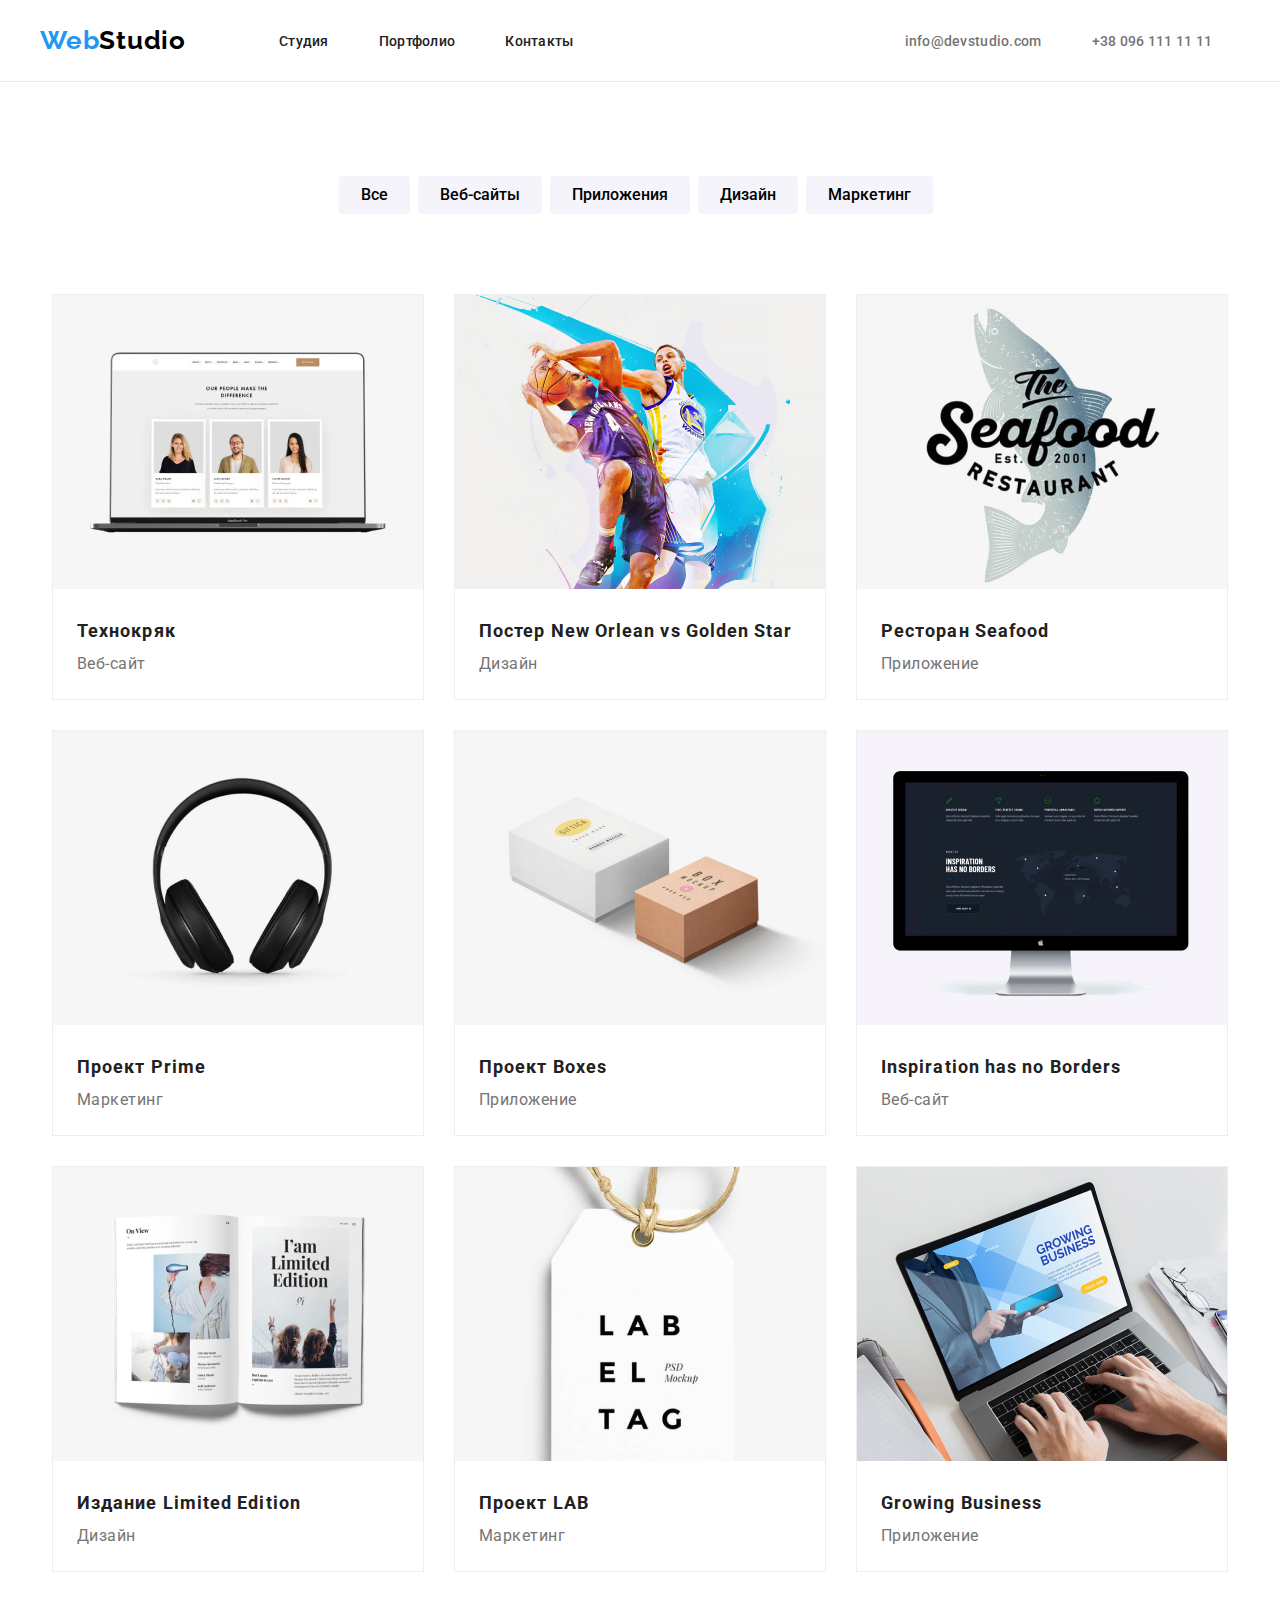
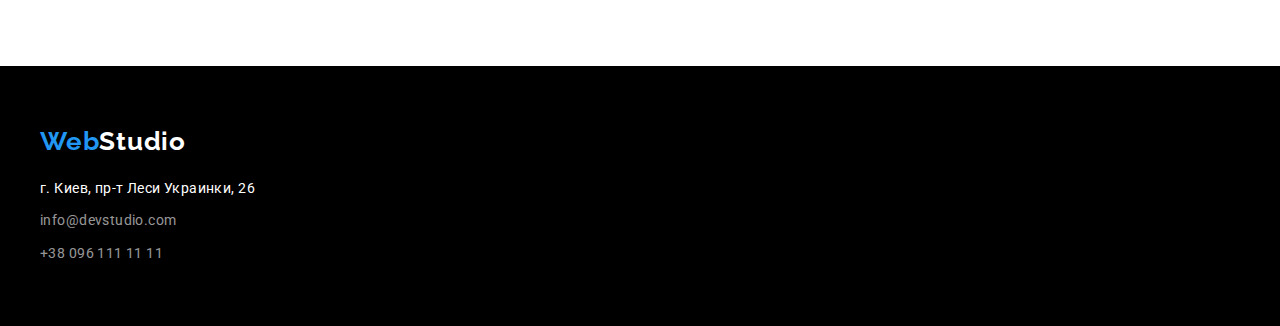
<file: Portfolio/portfolio.html>
<!DOCTYPE html>
<html lang="en">
  <head>
    <meta charset="UTF-8" />
    <meta http-equiv="X-UA-Compatible" content="IE=edge" />
    <meta name="viewport" content="width=device-width, initial-scale=1.0" />
    <title>Портфолио</title>
    <link rel="preconnect" href="https://fonts.googleapis.com" />
    <link rel="preconnect" href="https://fonts.gstatic.com" crossorigin />
    <link
      href="https://fonts.googleapis.com/css2?family=Raleway:wght@700&family=Roboto:wght@400;500;700;900&display=swap"
      rel="stylesheet"
    />
    <link
      rel="stylesheet"
      href="https://cdnjs.cloudflare.com/ajax/libs/modern-normalize/1.1.0/modern-normalize.min.css"
      integrity="sha512-wpPYUAdjBVSE4KJnH1VR1HeZfpl1ub8YT/NKx4PuQ5NmX2tKuGu6U/JRp5y+Y8XG2tV+wKQpNHVUX03MfMFn9Q=="
      crossorigin="anonymous"
      referrerpolicy="no-referrer"
    />
    <link rel="stylesheet" href="./css/style.css" />
  </head>
  <!--Top line-->
  <body>
    <section class="section-header">
      <div class="container">
        <header class="top-line">
          <nav class="header-container">
            <a class="top-line-link" href="https://github.com/"
              ><span class="span">Web</span>Studio</a
            >
            <ul class="top-link">
              <li>
                <a class="link1" href="index.html">Студия</a>
              </li>
              <li><a class="link2" href="">Портфолио</a></li>
              <li><a class="link3" href="">Контакты</a></li>
            </ul>

            <ul class="adress">
              <li>
                <a class="header-mail-link" href="mailto:info@devstudio.com"
                  >info@devstudio.com</a
                >
              </li>
              <li>
                <a class="header-tel-link" href="tel:+380961111111"
                  >+38 096 111 11 11</a
                >
              </li>
            </ul>
          </nav>
        </header>
      </div>
    </section>
    <!--Portfolio-->
    <main>
      <section class="section">
        <div class="container">
          <div class="filters-portfolio">
            <ul class="filters">
              <li>
                <button class="button" type="button">Все</button>
              </li>
              <li>
                <button class="button" type="button">Веб-сайты</button>
              </li>
              <li>
                <button class="button" type="button">Приложения</button>
              </li>
              <li>
                <button class="button" type="button">Дизайн</button>
              </li>
              <li>
                <button class="button" type="button">Маркетинг</button>
              </li>
            </ul>
          </div>

          <ul class="portfolio-img">
            <li class="container1">
              <img src="img/img(1).jpg" alt="ноутбук" />
              <div class="title">
                <h3 class="title-container">Технокряк</h3>
                <p class="name">Веб-сайт</p>
              </div>
            </li>
            <li class="container2">
              <img src="img/img.jpg" alt="игра-в-баскетбол" />
              <div class="title">
                <h3 class="title-container">
                  Постер New Orlean vs Golden Star
                </h3>
                <p class="name">Дизайн</p>
              </div>
            </li>
            <li class="container3">
              <img src="img/img(2).jpg" alt="логотип-ресторана" />
              <div class="title">
                <h3 class="title-container">Ресторан Seafood</h3>
                <p class="name">Приложение</p>
              </div>
            </li>
            <li class="container4">
              <img src="img/img(3).jpg" alt="наушники" />
              <div class="title">
                <h3 class="title-container">Проект Prime</h3>
                <p class="name">Маркетинг</p>
              </div>
            </li>
            <li class="container5">
              <img src="img/img(4).jpg" alt="коробки" />
              <div class="title">
                <h3 class="title-container">Проект Boxes</h3>
                <p class="name">Приложение</p>
              </div>
            </li>
            <li class="container6">
              <img src="img/img(5).jpg" alt="монитор" />
              <div class="title">
                <h3 class="title-container">Inspiration has no Borders</h3>
                <p class="name">Веб-сайт</p>
              </div>
            </li>
            <li class="container7">
              <img src="img/img(6).jpg" alt="книжка" />
              <div class="title">
                <h3 class="title-container">Издание Limited Edition</h3>
                <p class="name">Дизайн</p>
              </div>
            </li>
            <li class="container8">
              <img src="img/img(7).jpg" alt="бирка" />
              <div class="title">
                <h3 class="title-container">Проект LAB</h3>
                <p class="name">Маркетинг</p>
              </div>
            </li>
            <li class="container9">
              <img src="img/img(8).jpg" alt="ноутбук" />
              <div class="title">
                <h3 class="title-container">Growing Business</h3>
                <p class="name">Приложение</p>
              </div>
            </li>
          </ul>
        </div>
      </section>
    </main>
    <!--Footer-->
    <footer class="footer-title">
      <div class="container">
        <a class="footer-link" href="https://github.com/"
          ><span class="span">Web</span>Studio</a
        >
        <ul class="footer-text">
          <li class="footer-item">г. Киев, пр-т Леси Украинки, 26</li>
          <li class="footer-item">
            <a class="footer-mail-link" href="mailto:info@devstudio.com"
              >info@devstudio.com</a
            >
          </li>
          <li class="footer-item">
            <a class="footer-tel-link" href="tel:+380961111111"
              >+38 096 111 11 11</a
            >
          </li>
        </ul>
      </div>
    </footer>
  </body>
</html>
</file>
<file: Portfolio/css/style.css>
:root {
  --primary-text-color: #757575;
  --title-text-color: #212121;
  --accent-color: #ffffff;
}
* {
  margin: 0;
  padding: 0;
}
body {
  margin: 0;
  padding: 0;
  font-family: Roboto, sans-serif;
}
ul {
  padding: 0;
  list-style: none;
}
a {
  text-decoration: none;
}
button {
  border: none;
}
.container {
  width: 1200px;
  margin: 0 auto;
}
/*top-line*/
.section-header {
  width: 100%;
  background: #ffffff;
  padding: 25px 0;
  border-bottom: 1px solid #ececec;
}
.header-container {
  align-items: center;
  display: flex;
}

.top-line-link {
  margin-right: 93px;
  font-family: Raleway;
  font-style: normal;
  font-weight: bold;
  font-size: 26px;
  line-height: 1.19;
  letter-spacing: 0.03em;

  color: #2196f3;
  color: #000;
  text-decoration: none;
}

.list {
  list-style: none;
}

.top-line-link:hover {
  color: #2196f3;
}

.span {
  color: #2196f3;
}
.top-link {
  display: flex;
}
.link1:hover {
  color: #2196f3;
}
.link1 {
  margin-right: 50px;
  font-family: Roboto;
  font-style: normal;
  font-weight: 500;
  font-size: 14px;
  line-height: 1.14;
  letter-spacing: 0.02em;
  text-decoration: none;
  color: #212121;
}
.link2:hover {
  color: #2196f3;
}
.link2 {
  margin-right: 50px;
  font-family: Roboto;
  font-style: normal;
  font-weight: 500;
  font-size: 14px;
  line-height: 1.14;
  letter-spacing: 0.02em;
  text-decoration: none;
  color: #212121;
}
.link3:hover {
  color: #2196f3;
}
.link3 {
  font-family: Roboto;
  font-style: normal;
  font-weight: 500;
  font-size: 14px;
  line-height: 1.14;
  letter-spacing: 0.02em;
  text-decoration: none;
  color: #212121;
}
.adress {
  display: flex;
  align-items: center;
  justify-content: center;
}
.header-mail-link:hover {
  color: #2196f3;
}
.header-mail-link {
  margin: 32px 50px 32px 331px;
  font-family: Roboto;
  font-style: normal;
  font-weight: 500;
  font-size: 14px;
  line-height: 1.14;
  letter-spacing: 0.02em;
  text-decoration: none;
  color: #757575;
}
.header-tel-link:hover {
  color: #2196f3;
}
.header-tel-link {
  font-family: Roboto;
  font-style: normal;
  font-weight: 500;
  font-size: 14px;
  line-height: 1.14;
  letter-spacing: 0.02em;
  text-decoration: none;
  color: #757575;
}
/*Portfolio*/

.section {
  padding: 94px 0;
}
.continer {
  width: 1200px;
  margin: 0 auto;
  padding-left: 15px;
}

.filters-portfolio {
  padding-bottom: 50px;
}
.filters {
  display: flex;
  justify-content: center;
}
.button {
  padding: 6px 22px;
  margin-right: 8px;
  font-family: Roboto;
  font-style: normal;
  font-weight: 500;
  font-size: 16px;
  line-height: 1.62;
  background: #f5f4fa;
  border-radius: 4px;
  border-color: #f5f4fa;
}

.button:hover {
  background-color: #2196f3;
  color: #ffffff;
}
.portfolio-img {
  display: flex;
  justify-content: center;
  flex-wrap: wrap;
}
.container1 {
  margin-top: 30px;
  margin-right: 30px;
  background: #ffffff;
  border: 1px solid #eeeeee;
  box-sizing: border-box;
}

.container2 {
  margin-top: 30px;
  margin-right: 30px;
  background: #ffffff;
  border: 1px solid #eeeeee;
  box-sizing: border-box;
}

.container3 {
  margin-top: 30px;
  background: #ffffff;
  border: 1px solid #eeeeee;
  box-sizing: border-box;
}

.container4 {
  margin-top: 30px;
  margin-right: 30px;
  background: #ffffff;
  border: 1px solid #eeeeee;
  box-sizing: border-box;
}

.container5 {
  margin-top: 30px;
  margin-right: 30px;
  background: #ffffff;
  border: 1px solid #eeeeee;
  box-sizing: border-box;
}
.container6 {
  margin-top: 30px;
  background: #ffffff;
  border: 1px solid #eeeeee;
  box-sizing: border-box;
}
.container7 {
  margin-top: 30px;
  margin-right: 30px;
  background: #ffffff;
  border: 1px solid #eeeeee;
  box-sizing: border-box;
}
.container8 {
  margin-top: 30px;
  margin-right: 30px;
  background: #ffffff;
  border: 1px solid #eeeeee;
  box-sizing: border-box;
}
.container9 {
  margin-top: 30px;
  background: #ffffff;
  border: 1px solid #eeeeee;
  box-sizing: border-box;
}
.title {
  padding: 20px 24px;
}
.title-container {
  font-family: Roboto;
  font-style: normal;
  font-weight: bold;
  font-size: 18px;
  line-height: 2;
  letter-spacing: 0.06em;
  color: #212121;
}
.name {
  font-family: Roboto;
  font-style: normal;
  font-weight: normal;
  font-size: 16px;
  line-height: 1.87;
  letter-spacing: 0.03em;
  color: #757575;
}

/*footer*/

.footer-title {
  width: 100%;
  padding: 60px 0;
  background-color: black;
}
.footer-text {
  display: flex;
  flex-direction: column;
  padding-top: 20px;
  font-family: Roboto;
  font-style: normal;
  font-weight: normal;
  font-size: 14px;
  line-height: 1.71;
  letter-spacing: 0.03em;

  color: #ffffff;
}
.footer-item:nth-child(2) {
  padding: 9px 0 9px 0;
}
.footer-link {
  font-family: Raleway;
  font-style: normal;
  font-weight: bold;
  font-size: 26px;
  line-height: 1.19;
  letter-spacing: 0.03em;
  color: #fff;
  text-decoration: none;
}

.footer-mail-link {
  font-family: Roboto;
  font-style: normal;
  font-weight: normal;
  font-size: 14px;
  line-height: 1.71;
  letter-spacing: 0.03em;
  color: rgba(255, 255, 255, 0.6);
}

.footer-tel-link {
  padding-top: 9px o 9px 0;
  font-family: Roboto;
  font-style: normal;
  font-weight: normal;
  font-size: 14px;
  line-height: 1.71;
  letter-spacing: 0.03em;
  text-decoration: none;
  color: rgba(255, 255, 255, 0.6);
}

.footer-link:hover {
  color: #2196f3;
}
.footer-tel-link:hover {
  color: #2196f3;
}
</file>
